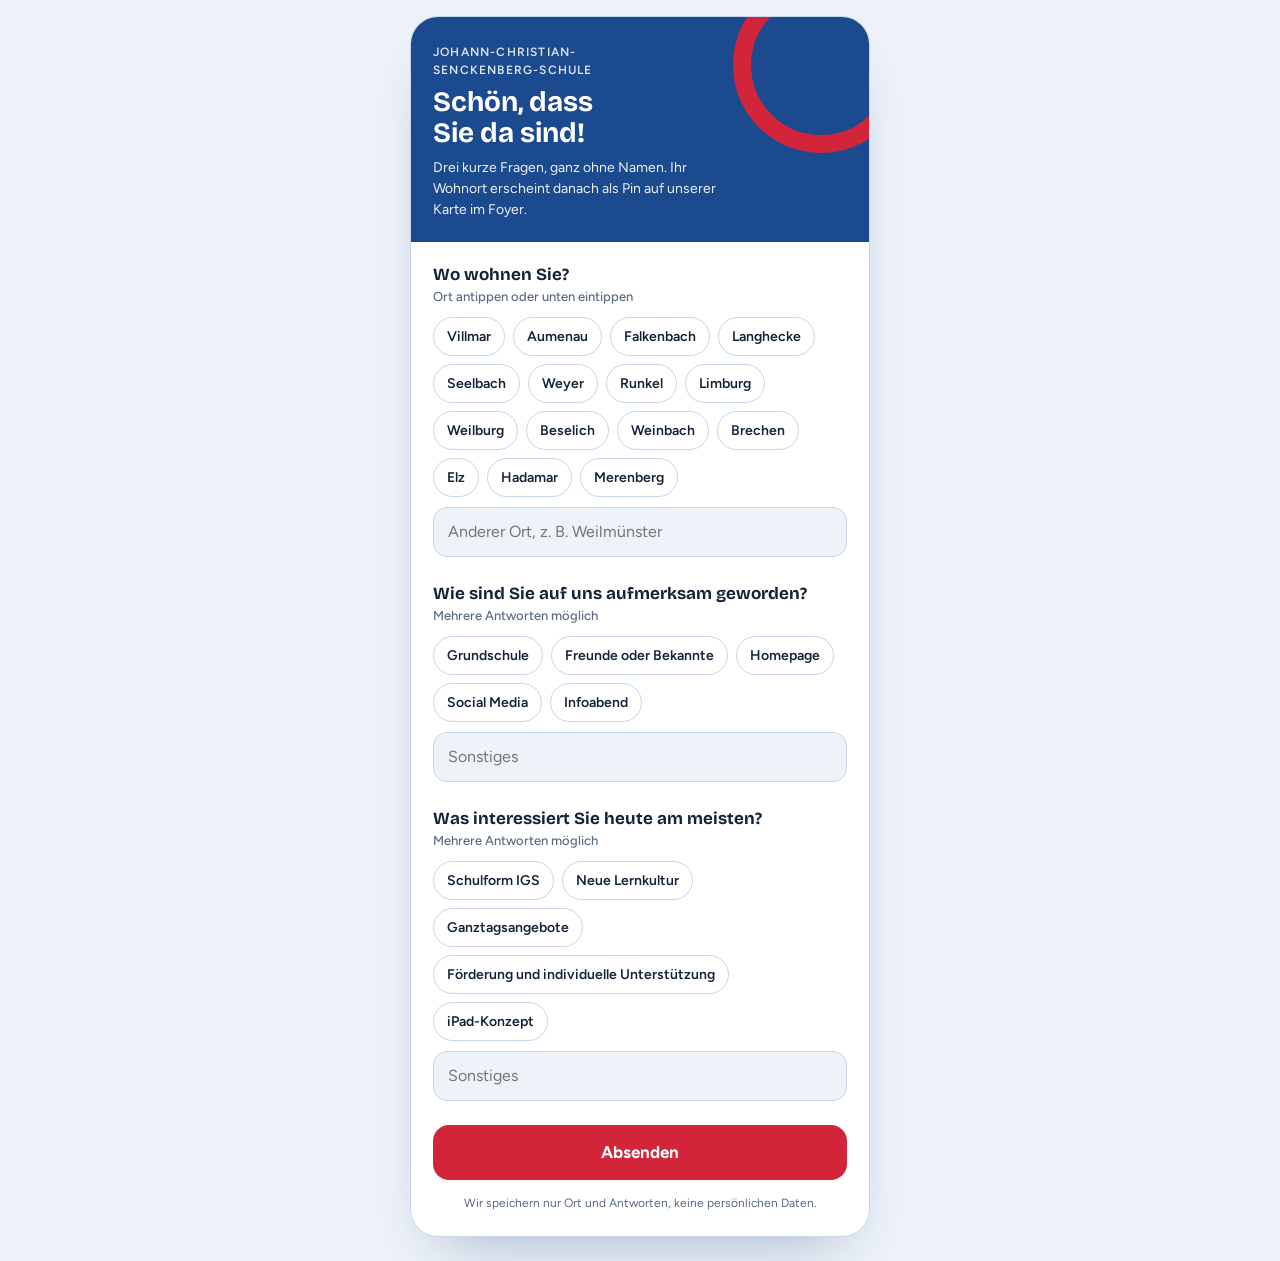
<file: index.html>
<!doctype html>
<html lang="de">
<head>
<meta charset="utf-8">
<meta name="viewport" content="width=device-width, initial-scale=1, viewport-fit=cover">
<title>Willkommen an der JCS</title>
<link rel="preconnect" href="https://fonts.googleapis.com">
<link rel="stylesheet" href="https://fonts.googleapis.com/css2?family=Bricolage+Grotesque:opsz,wght@12..96,700;12..96,800&family=Figtree:wght@400;500;600;700&display=swap">
<link rel="stylesheet" href="stil.css">
<style>
body{min-height:100vh;padding:max(16px,env(safe-area-inset-top,0px)) max(16px,env(safe-area-inset-right,0px)) max(24px,env(safe-area-inset-bottom,0px)) max(16px,env(safe-area-inset-left,0px))}
.karte{max-width:460px;margin:0 auto;background:var(--weiss);border-radius:28px;border:1px solid var(--linie);box-shadow:0 30px 60px -30px rgba(15,45,92,.35);overflow:hidden}
.kopf{background:var(--blau);color:var(--weiss);padding:26px 22px 22px;position:relative;overflow:hidden}
.kopf::after{content:"";position:absolute;right:-40px;top:-40px;width:140px;height:140px;border-radius:50%;border:18px solid var(--rot)}
.kopf small{display:block;font-size:12px;letter-spacing:.1em;text-transform:uppercase;opacity:.85;font-weight:600;max-width:24ch}
.kopf h1{font-family:var(--display);font-size:28px;line-height:1.1;margin:8px 0;text-wrap:balance;max-width:14ch;position:relative;z-index:1}
.kopf p{margin:0;font-size:14px;opacity:.92;max-width:32ch}
form{padding:20px 22px 24px;display:flex;flex-direction:column;gap:24px}
fieldset{border:0;margin:0;padding:0;display:flex;flex-direction:column;gap:10px;min-width:0}
legend{font-family:var(--display);font-weight:700;font-size:17px;margin-bottom:10px;padding:0}
legend em{font-style:normal;font-family:var(--body);font-weight:500;font-size:13px;color:var(--leise);display:block}
.chips{display:flex;flex-wrap:wrap;gap:8px}
.chip{position:relative}
.chip input{position:absolute;opacity:0;inset:0;margin:0;cursor:pointer;width:100%;height:100%}
.chip span{display:inline-block;padding:8px 13px;border-radius:999px;border:1.5px solid var(--linie);font-weight:600;font-size:14px;background:var(--weiss);transition:background .15s,border-color .15s,color .15s}
.chip input:checked + span{background:var(--blau);border-color:var(--blau);color:var(--weiss)}
.chip input:focus-visible + span{outline:3px solid var(--rot);outline-offset:2px}
.feld{width:100%;padding:12px 14px;border-radius:14px;border:1.5px solid var(--linie);background:var(--grund);font-size:16px}
.feld:focus{border-color:var(--blau);outline:none;background:var(--weiss)}
.senden{background:var(--rot);color:var(--weiss);border:0;border-radius:16px;padding:15px;font-weight:700;font-size:17px;cursor:pointer}
.senden:hover{background:var(--rot-dunkel)}
.senden:disabled{opacity:.6;cursor:wait}
.klein{font-size:12px;color:var(--leise);text-align:center;margin:-10px 0 0}
.fehler{color:var(--rot);font-size:14px;font-weight:600;margin:0}
.versteckt{position:absolute;left:-9999px;width:1px;height:1px;overflow:hidden}
.danke{padding:44px 24px 36px;text-align:center;display:flex;flex-direction:column;gap:12px;align-items:center}
.danke b{font-family:var(--display);font-size:26px;color:var(--blau-tief)}
.danke p{margin:0;max-width:30ch;color:var(--leise)}
.pin{width:58px;height:58px;border-radius:50% 50% 50% 0;transform:rotate(-45deg);background:var(--rot);box-shadow:inset 0 0 0 15px var(--rot),inset 0 0 0 23px var(--weiss);animation:fall .7s cubic-bezier(.2,1.4,.4,1) both}
@keyframes fall{from{transform:translateY(-60px) rotate(-45deg);opacity:0}to{transform:rotate(-45deg);opacity:1}}
.link{background:none;border:0;color:var(--blau);font-weight:700;text-decoration:underline;cursor:pointer;padding:6px}
</style>
</head>
<body>
<div class="vorschau-hinweis" id="vorschau" hidden>Vorschau, es wird nichts gespeichert</div>

<main class="karte">
  <div class="kopf">
    <small>Johann-Christian-Senckenberg-Schule</small>
    <h1>Schön, dass Sie da sind!</h1>
    <p>Drei kurze Fragen, ganz ohne Namen. Ihr Wohnort erscheint danach als Pin auf unserer Karte im Foyer.</p>
  </div>

  <form id="umfrage" novalidate>
    <fieldset>
      <legend>Wo wohnen Sie?<em>Ort antippen oder unten eintippen</em></legend>
      <div class="chips" id="orte-chips"></div>
      <input class="feld" id="ort-frei" list="ort-liste" placeholder="Anderer Ort, z. B. Weilmünster" autocomplete="off" maxlength="60">
      <datalist id="ort-liste"></datalist>
    </fieldset>

    <fieldset>
      <legend>Wie sind Sie auf uns aufmerksam geworden?<em>Mehrere Antworten möglich</em></legend>
      <div class="chips" id="quelle-chips"></div>
      <input class="feld" id="quelle-frei" placeholder="Sonstiges" maxlength="200">
    </fieldset>

    <fieldset>
      <legend>Was interessiert Sie heute am meisten?<em>Mehrere Antworten möglich</em></legend>
      <div class="chips" id="interesse-chips"></div>
      <input class="feld" id="interesse-frei" placeholder="Sonstiges" maxlength="200">
    </fieldset>

    <div class="versteckt" aria-hidden="true"><label for="website">Website</label><input id="website" tabindex="-1" autocomplete="off"></div>

    <p class="fehler" id="fehler" role="alert" hidden></p>
    <button class="senden" id="senden" type="submit">Absenden</button>
    <p class="klein">Wir speichern nur Ort und Antworten, keine persönlichen Daten.</p>
  </form>

  <div class="danke" id="danke" hidden>
    <div class="pin" aria-hidden="true"></div>
    <b>Vielen Dank!</b>
    <p id="danke-text"></p>
    <button class="link" type="button" id="nochmal">Weitere Antwort eingeben</button>
  </div>
</main>

<script src="config.js"></script>
<script>
(function () {
  const C = window.TDOT;
  const demo = !C.WORKER_URL;
  document.getElementById("vorschau").hidden = !demo;

  const esc = s => String(s).replace(/[&<>"]/g, c => ({ "&": "&amp;", "<": "&lt;", ">": "&gt;", '"': "&quot;" }[c]));
  function chips(id, liste, typ, name) {
    document.getElementById(id).innerHTML = liste.map((t, i) =>
      `<label class="chip"><input type="${typ}" name="${name}" id="${name}-${i}" value="${esc(t)}"><span>${esc(t)}</span></label>`).join("");
  }
  chips("orte-chips", C.CHIP_ORTE, "radio", "ort");
  chips("quelle-chips", C.QUELLEN, "checkbox", "quelle");
  chips("interesse-chips", C.INTERESSEN, "checkbox", "interesse");
  document.getElementById("ort-liste").innerHTML =
    Object.keys(C.ORTE).sort((a, b) => a.localeCompare(b, "de")).map(o => `<option value="${esc(o)}">`).join("");

  const form = document.getElementById("umfrage");
  const frei = document.getElementById("ort-frei");
  const fehler = document.getElementById("fehler");
  const knopf = document.getElementById("senden");

  frei.addEventListener("input", () => { if (frei.value) form.querySelectorAll('input[name="ort"]').forEach(r => r.checked = false); });
  form.querySelectorAll('input[name="ort"]').forEach(r => r.addEventListener("change", () => frei.value = ""));

  const zeigeFehler = t => { fehler.textContent = t; fehler.hidden = !t; };

  form.addEventListener("submit", async e => {
    e.preventDefault();
    const gewaehlt = form.querySelector('input[name="ort"]:checked');
    const ort = gewaehlt ? gewaehlt.value : frei.value.trim();
    if (ort.length < 2) { zeigeFehler("Bitte wählen Sie einen Wohnort aus oder tippen Sie ihn ein."); frei.focus(); return; }
    zeigeFehler("");

    const eintrag = {
      ort,
      quelle: [...form.querySelectorAll('input[name="quelle"]:checked')].map(i => i.value),
      quelleFrei: document.getElementById("quelle-frei").value.trim(),
      interesse: [...form.querySelectorAll('input[name="interesse"]:checked')].map(i => i.value),
      interesseFrei: document.getElementById("interesse-frei").value.trim(),
      website: document.getElementById("website").value
    };

    knopf.disabled = true; knopf.textContent = "Wird gesendet …";
    let ergebnis = { ort, gefunden: true };
    try {
      if (!demo) {
        const r = await fetch(C.WORKER_URL.replace(/\/$/, "") + "/eintrag", {
          method: "POST", headers: { "Content-Type": "application/json" }, body: JSON.stringify(eintrag)
        });
        const j = await r.json().catch(() => ({}));
        if (!r.ok) throw new Error(j.fehler || "Senden fehlgeschlagen");
        ergebnis = j;
      }
      document.getElementById("danke-text").textContent = ergebnis.gefunden
        ? `${ergebnis.ort} ist jetzt auf der Karte im Foyer zu sehen.`
        : `Ihre Antwort ist gespeichert. ${ergebnis.ort} konnten wir auf der Karte leider nicht finden.`;
      form.hidden = true;
      document.getElementById("danke").hidden = false;
      window.scrollTo({ top: 0, behavior: "smooth" });
    } catch (err) {
      zeigeFehler(`${err.message}. Bitte prüfen Sie die Internetverbindung und versuchen Sie es noch einmal.`);
    } finally {
      knopf.disabled = false; knopf.textContent = "Absenden";
    }
  });

  document.getElementById("nochmal").addEventListener("click", () => {
    form.reset(); form.hidden = false; document.getElementById("danke").hidden = true;
  });
})();
</script>
</body>
</html>
</file>
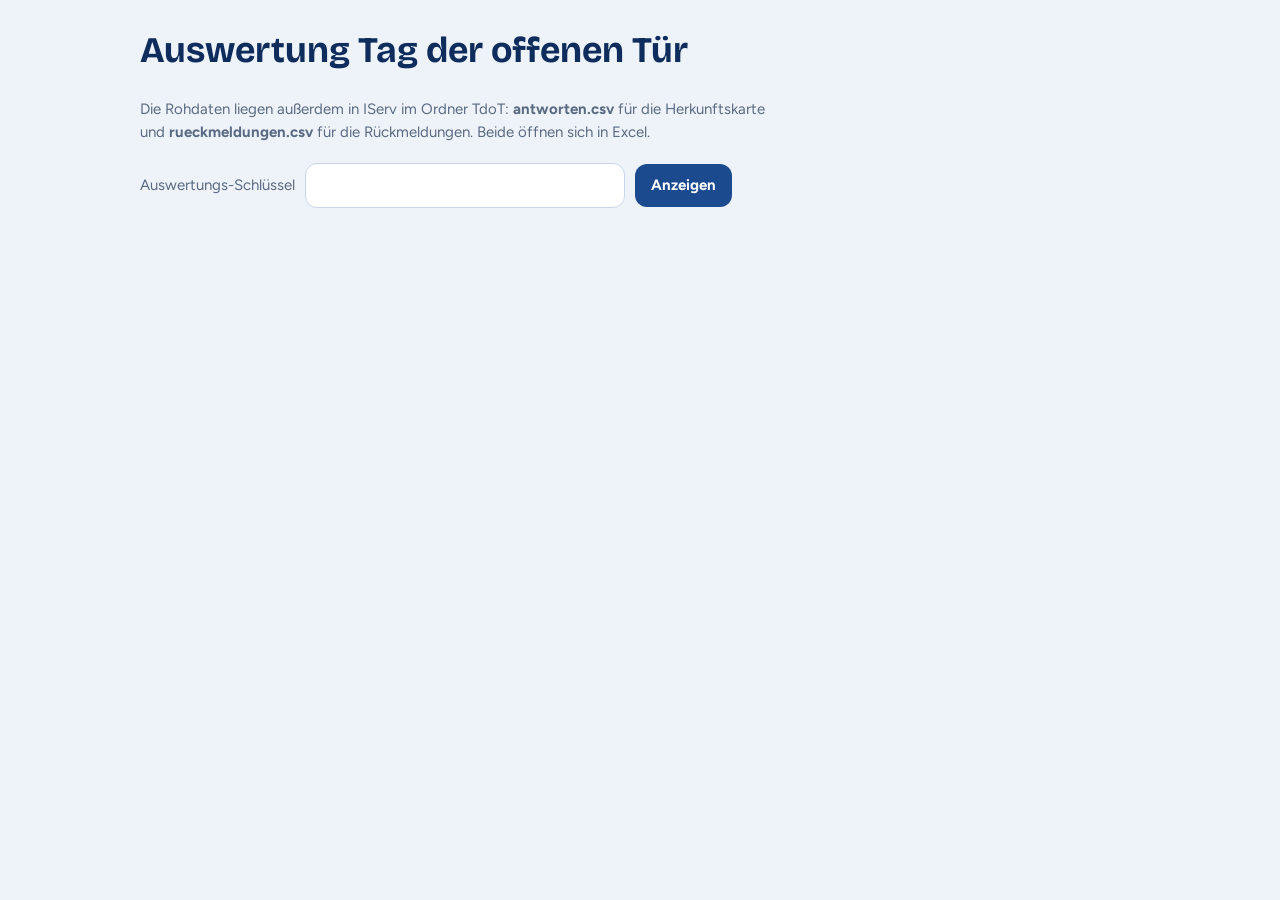
<file: auswertung.html>
<!doctype html>
<html lang="de">
<head>
<meta charset="utf-8">
<meta name="viewport" content="width=device-width, initial-scale=1, viewport-fit=cover">
<meta name="robots" content="noindex">
<title>TdoT Auswertung</title>
<link rel="preconnect" href="https://fonts.googleapis.com">
<link rel="stylesheet" href="https://fonts.googleapis.com/css2?family=Bricolage+Grotesque:opsz,wght@12..96,700;12..96,800&family=Figtree:wght@400;500;600;700&display=swap">
<link rel="stylesheet" href="stil.css">
<style>
body{padding:max(24px,env(safe-area-inset-top,0px)) max(16px,env(safe-area-inset-right,0px)) 40px max(16px,env(safe-area-inset-left,0px))}
.rahmen{max-width:1000px;margin:0 auto;display:flex;flex-direction:column;gap:20px}
h1{font-family:var(--display);font-size:clamp(26px,4vw,36px);margin:0;color:var(--blau-tief)}
.zeile{display:flex;flex-wrap:wrap;gap:10px;align-items:center}
.feld{padding:10px 14px;border-radius:12px;border:1.5px solid var(--linie);background:var(--weiss);min-width:0;flex:1 1 220px;max-width:320px}
.knopf{background:var(--blau);color:var(--weiss);border:0;border-radius:12px;padding:10px 16px;font-weight:700;cursor:pointer}
.knopf.zwei{background:var(--weiss);color:var(--blau);border:1.5px solid var(--blau)}
.hinweis{color:var(--leise);margin:0;max-width:65ch}
.fehler{color:var(--rot);font-weight:600;margin:0}
.kennzahl{font-family:var(--display);font-size:20px;color:var(--blau-tief);margin:0}
.kennzahl b{font-size:40px;color:var(--blau);font-variant-numeric:tabular-nums;margin-right:6px}
.raster{display:grid;grid-template-columns:repeat(auto-fit,minmax(min(100%,420px),1fr));gap:20px}
.block{background:var(--weiss);border:1px solid var(--linie);border-radius:20px;padding:20px;min-width:0}
.block h2{margin:0 0 14px;font-family:var(--display);font-size:18px}
.reihe{display:grid;grid-template-columns:minmax(0,1fr) 40px;gap:4px 10px;align-items:center;margin-bottom:10px;font-size:14px}
.reihe .spur{grid-column:1/-1;height:8px;background:var(--grund);border-radius:4px;overflow:hidden}
.reihe .spur i{display:block;height:100%;border-radius:4px;background:var(--blau)}
.reihe.rot .spur i{background:var(--rot)}
.reihe b{text-align:right;font-variant-numeric:tabular-nums}
.frei{list-style:none;margin:0;padding:0;display:flex;flex-direction:column;gap:8px;max-height:420px;overflow:auto}
.frei li{background:var(--grund);border-radius:12px;padding:8px 12px;font-size:14px}
.frei li small{display:block;color:var(--leise);font-size:12px}
.abschnitt{display:flex;flex-wrap:wrap;gap:12px;align-items:center;justify-content:space-between;border-top:2px solid var(--linie);padding-top:22px;margin-top:12px}
.titel2{font-family:var(--display);font-size:24px;margin:0;color:var(--blau-tief)}
#inhalt{display:flex;flex-direction:column;gap:20px}
#inhalt[hidden]{display:none}
</style>
</head>
<body>
<div class="vorschau-hinweis" id="vorschau" hidden>Vorschau mit Beispieldaten</div>
<main class="rahmen">
  <h1>Auswertung Tag der offenen Tür</h1>
  <p class="hinweis">Die Rohdaten liegen außerdem in IServ im Ordner TdoT: <b>antworten.csv</b> für die Herkunftskarte und <b>rueckmeldungen.csv</b> für die Rückmeldungen. Beide öffnen sich in Excel.</p>

  <form class="zeile" id="anmelden">
    <label for="schluessel" class="hinweis">Auswertungs-Schlüssel</label>
    <input class="feld" id="schluessel" type="password" autocomplete="current-password">
    <button class="knopf" type="submit">Anzeigen</button>
  </form>
  <p class="fehler" id="fehler" hidden></p>

  <div id="inhalt" hidden>
    <div class="abschnitt"><h2 class="titel2">Herkunft und Interessen</h2><button class="knopf zwei" type="button" id="csv">Als Excel-Tabelle laden</button></div>
    <p class="kennzahl"><b id="gesamt">0</b>Antworten</p>
    <div class="raster">
      <div class="block"><h2>Woher?</h2><div id="w-ort"></div></div>
      <div class="block"><h2>Wie aufmerksam geworden?</h2><div id="w-quelle"></div></div>
      <div class="block"><h2>Was interessiert am meisten?</h2><div id="w-interesse"></div></div>
      <div class="block"><h2>Freitext-Antworten</h2><ul class="frei" id="w-frei"></ul></div>
    </div>

    <div class="abschnitt"><h2 class="titel2">Rückmeldungen am Ende des Tages</h2><button class="knopf zwei" type="button" id="csv-r">Als Excel-Tabelle laden</button></div>
    <p class="kennzahl"><b id="r-gesamt">0</b>Rückmeldungen</p>
    <div class="raster">
      <div class="block"><h2>Wie gut informiert?</h2><div id="r-informiert"></div></div>
      <div class="block"><h2>Offene Fragen?</h2><div id="r-offen"></div></div>
      <div class="block"><h2>Diese Fragen sind offen geblieben</h2><ul class="frei" id="r-fragen"></ul></div>
      <div class="block"><h2>Freie Rückmeldungen</h2><ul class="frei" id="r-frei"></ul></div>
    </div>
  </div>
</main>

<script src="config.js"></script>
<script>
(function () {
  const C = window.TDOT;
  const demo = !C.WORKER_URL;
  document.getElementById("vorschau").hidden = !demo;
  const basis = (C.WORKER_URL || "").replace(/\/$/, "");
  const esc = s => String(s).replace(/[&<>"]/g, c => ({ "&": "&amp;", "<": "&lt;", ">": "&gt;", '"': "&quot;" }[c]));
  const feld = document.getElementById("schluessel");
  try { feld.value = sessionStorage.getItem("tdot-key") || ""; } catch (e) {}

  function balken(id, zaehlung, vorgabe, klasse) {
    const z = {}; (vorgabe || []).forEach(t => z[t] = 0);
    Object.entries(zaehlung).forEach(([k, v]) => z[k] = v);
    const liste = Object.entries(z).sort((a, b) => b[1] - a[1]);
    const max = Math.max(1, ...liste.map(x => x[1]));
    document.getElementById(id).innerHTML = liste.map(([t, n]) =>
      `<div class="reihe ${klasse || ""}"><span>${esc(t)}</span><b>${n}</b><span class="spur"><i style="width:${n / max * 100}%"></i></span></div>`).join("");
  }

  function zeige(eintraege) {
    const zaehle = f => { const z = {}; eintraege.forEach(e => [].concat(f(e)).forEach(x => { if (x) z[x] = (z[x] || 0) + 1; })); return z; };
    document.getElementById("gesamt").textContent = eintraege.length;
    balken("w-ort", zaehle(e => e.ort));
    balken("w-quelle", zaehle(e => e.quelle), C.QUELLEN);
    balken("w-interesse", zaehle(e => e.interesse), C.INTERESSEN, "rot");
    const frei = [];
    eintraege.forEach(e => {
      if (e.quelleFrei) frei.push(["Aufmerksam geworden", e.quelleFrei, e.ort]);
      if (e.interesseFrei) frei.push(["Interesse", e.interesseFrei, e.ort]);
    });
    document.getElementById("w-frei").innerHTML = frei.length
      ? frei.map(([a, t, o]) => `<li><small>${esc(a)} · ${esc(o)}</small>${esc(t)}</li>`).join("")
      : "<li>Keine Freitext-Antworten</li>";
    document.getElementById("inhalt").hidden = false;
  }

  function zeigeRueckmeldungen(liste) {
    const zaehle = f => { const z = {}; liste.forEach(e => { const x = f(e); if (x) z[x] = (z[x] || 0) + 1; }); return z; };
    const uhr = z => new Date(z).toLocaleTimeString("de-DE", { hour: "2-digit", minute: "2-digit", timeZone: "Europe/Berlin" }) + " Uhr";
    document.getElementById("r-gesamt").textContent = liste.length;
    // Feste Reihenfolge von "Sehr gut" bis "Noch kaum"
    const stufen = ["Sehr gut", "Gut", "Teilweise", "Noch kaum"], zi = zaehle(e => e.informiert);
    const max = Math.max(1, ...stufen.map(s => zi[s] || 0));
    document.getElementById("r-informiert").innerHTML = stufen.map(s =>
      `<div class="reihe"><span>${esc(s)}</span><b>${zi[s] || 0}</b><span class="spur"><i style="width:${(zi[s] || 0) / max * 100}%"></i></span></div>`).join("");
    balken("r-offen", zaehle(e => e.offeneFragen ? "Ja, noch Fragen" : "Nein, alles geklärt"), ["Nein, alles geklärt", "Ja, noch Fragen"], "rot");
    const fragen = liste.filter(e => e.fragen), frei = liste.filter(e => e.rueckmeldung);
    document.getElementById("r-fragen").innerHTML = fragen.length
      ? fragen.map(e => `<li><small>${uhr(e.zeit)}</small>${esc(e.fragen)}</li>`).join("") : "<li>Keine offenen Fragen eingetragen</li>";
    document.getElementById("r-frei").innerHTML = frei.length
      ? frei.map(e => `<li><small>${uhr(e.zeit)} · informiert: ${esc(e.informiert)}</small>${esc(e.rueckmeldung)}</li>`).join("") : "<li>Keine freien Rückmeldungen</li>";
  }

  async function laden(art) {
    // Bei vielen neuen Antworten holt der Worker sie in Etappen nach, bis alles da ist
    let j;
    for (let runde = 0; runde < 15; runde++) {
      const r = await fetch(basis + "/export" + (art ? "?art=" + art : ""), { headers: { "X-Admin-Key": feld.value } });
      j = await r.json();
      if (!r.ok) throw new Error(j.fehler || r.status);
      if (j.vollstaendig !== false) break;
    }
    return j.eintraege;
  }

  const fehler = t => { const f = document.getElementById("fehler"); f.textContent = t; f.hidden = !t; };

  document.getElementById("anmelden").addEventListener("submit", async e => {
    e.preventDefault(); fehler("");
    if (demo) {
      const bsp = [["Runkel", ["Grundschule"], ["Schulform IGS", "Ganztagsangebote"]], ["Limburg", ["Homepage"], ["iPad-Konzept"]],
        ["Villmar", ["Freunde oder Bekannte", "Grundschule"], ["Neue Lernkultur"]], ["Runkel", ["Infoabend"], ["Ganztagsangebote"]]];
      zeige(bsp.map(([ort, quelle, interesse]) => ({ ort, quelle, interesse, quelleFrei: "", interesseFrei: ort === "Limburg" ? "Bläserklasse" : "" })));
      const t = "2027-01-12T15:20:00Z";
      zeigeRueckmeldungen([
        { zeit: t, informiert: "Sehr gut", offeneFragen: false, fragen: "", rueckmeldung: "Tolle Atmosphäre, die Schülerinnen und Schüler haben super erklärt." },
        { zeit: t, informiert: "Gut", offeneFragen: true, fragen: "Wie läuft die Anmeldung genau ab?", rueckmeldung: "" },
        { zeit: t, informiert: "Teilweise", offeneFragen: true, fragen: "Welche Wahlpflichtfächer gibt es ab Klasse 7?", rueckmeldung: "Mehr Zeit für Gespräche wäre schön." }]);
      return;
    }
    try {
      const [herkunft, rueck] = await Promise.all([laden(""), laden("rueckmeldung")]);
      try { sessionStorage.setItem("tdot-key", feld.value); } catch (e) {}
      zeige(herkunft);
      zeigeRueckmeldungen(rueck);
    } catch (err) { fehler("Laden nicht möglich: " + err.message); }
  });

  async function csvLaden(art, dateiname) {
    if (demo) { fehler("In der Vorschau gibt es keine Tabelle zum Herunterladen."); return; }
    try {
      const r = await fetch(basis + "/export?format=csv" + (art ? "&art=" + art : ""), { headers: { "X-Admin-Key": feld.value } });
      if (!r.ok) throw new Error(r.status);
      const url = URL.createObjectURL(await r.blob());
      const a = Object.assign(document.createElement("a"), { href: url, download: dateiname });
      document.body.appendChild(a); a.click(); a.remove();
      setTimeout(() => URL.revokeObjectURL(url), 2000);
    } catch (err) { fehler("Download nicht möglich: " + err.message); }
  }
  document.getElementById("csv").addEventListener("click", () => csvLaden("", "TdoT-Herkunft.csv"));
  document.getElementById("csv-r").addEventListener("click", () => csvLaden("rueckmeldung", "TdoT-Rueckmeldungen.csv"));
})();
</script>
</body>
</html>
</file>
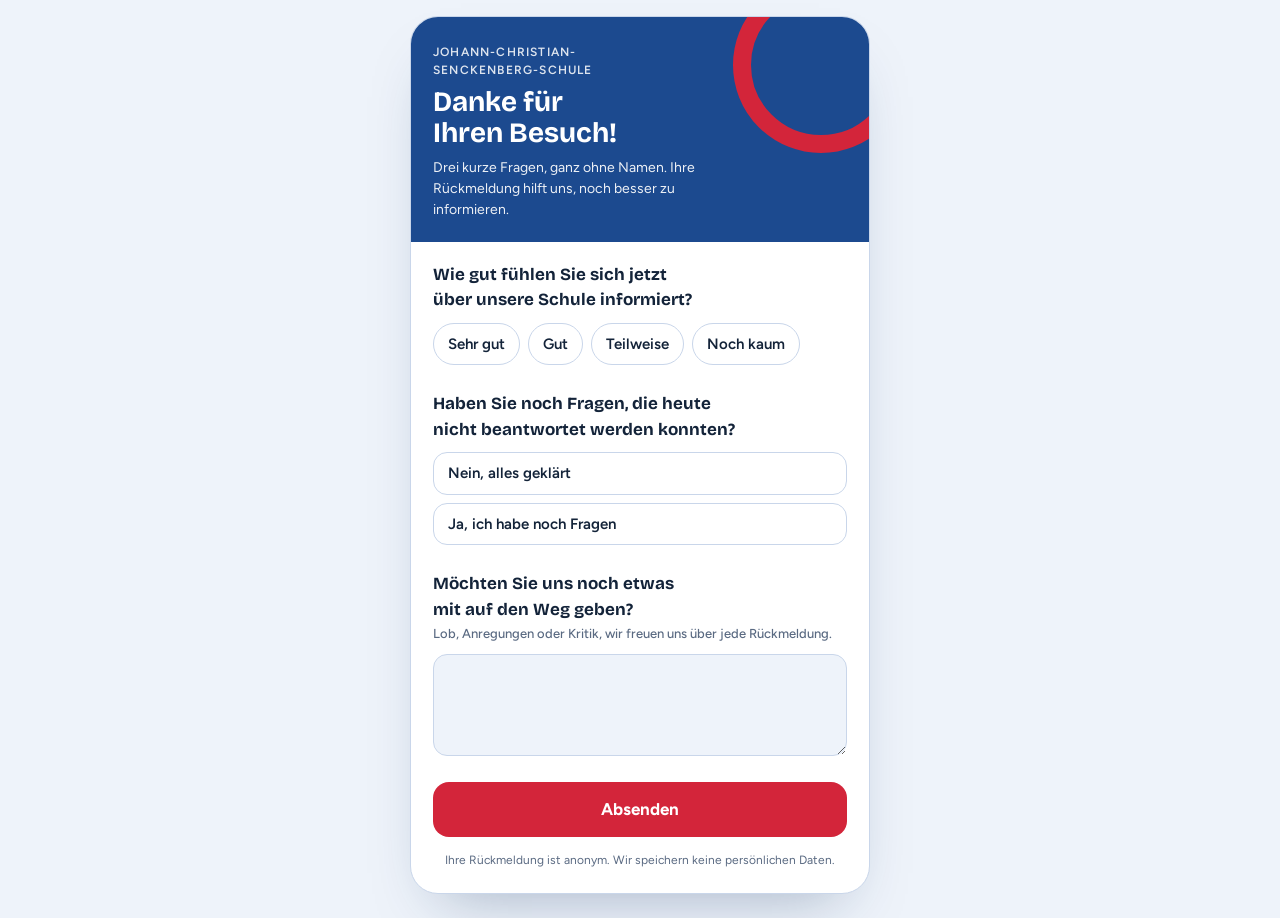
<file: rueckmeldung.html>
<!doctype html>
<html lang="de">
<head>
<meta charset="utf-8">
<meta name="viewport" content="width=device-width, initial-scale=1, viewport-fit=cover">
<title>Ihre Rückmeldung an die JCS</title>
<link rel="preconnect" href="https://fonts.googleapis.com">
<link rel="stylesheet" href="https://fonts.googleapis.com/css2?family=Bricolage+Grotesque:opsz,wght@12..96,700;12..96,800&family=Figtree:wght@400;500;600;700&display=swap">
<link rel="stylesheet" href="stil.css">
<style>
body{min-height:100vh;padding:max(16px,env(safe-area-inset-top,0px)) max(16px,env(safe-area-inset-right,0px)) max(24px,env(safe-area-inset-bottom,0px)) max(16px,env(safe-area-inset-left,0px))}
.karte{max-width:460px;margin:0 auto;background:var(--weiss);border-radius:28px;border:1px solid var(--linie);box-shadow:0 30px 60px -30px rgba(15,45,92,.35);overflow:hidden}
.kopf{background:var(--blau);color:var(--weiss);padding:26px 22px 22px;position:relative;overflow:hidden}
.kopf::after{content:"";position:absolute;right:-40px;top:-40px;width:140px;height:140px;border-radius:50%;border:18px solid var(--rot)}
.kopf small{display:block;font-size:12px;letter-spacing:.1em;text-transform:uppercase;opacity:.85;font-weight:600;max-width:24ch}
.kopf h1{font-family:var(--display);font-size:28px;line-height:1.1;margin:8px 0;text-wrap:balance;max-width:14ch;position:relative;z-index:1}
.kopf p{margin:0;font-size:14px;opacity:.92;max-width:32ch}
form{padding:20px 22px 24px;display:flex;flex-direction:column;gap:26px}
fieldset{border:0;margin:0;padding:0;display:flex;flex-direction:column;gap:10px;min-width:0}
legend{font-family:var(--display);font-weight:700;font-size:17px;margin-bottom:10px;padding:0;text-wrap:balance}
legend em{font-style:normal;font-family:var(--body);font-weight:500;font-size:13px;color:var(--leise);display:block;margin-top:2px}
.chips{display:flex;flex-wrap:wrap;gap:8px}
.chips.stapel{flex-direction:column}
.chip{position:relative}
.chip input{position:absolute;opacity:0;inset:0;margin:0;cursor:pointer;width:100%;height:100%}
.chip span{display:inline-block;padding:9px 14px;border-radius:999px;border:1.5px solid var(--linie);font-weight:600;font-size:15px;background:var(--weiss);transition:background .15s,border-color .15s,color .15s}
.stapel .chip span{display:block;border-radius:14px}
.chip input:checked + span{background:var(--blau);border-color:var(--blau);color:var(--weiss)}
.chip input:focus-visible + span{outline:3px solid var(--rot);outline-offset:2px}
.feld{width:100%;padding:12px 14px;border-radius:14px;border:1.5px solid var(--linie);background:var(--grund);font-size:16px;resize:vertical;min-height:96px;font-family:inherit}
.feld:focus{border-color:var(--blau);outline:none;background:var(--weiss)}
.aufklapp{display:flex;flex-direction:column;gap:8px}
.aufklapp label{font-weight:600;font-size:15px}
.aufklapp label em{font-style:normal;font-weight:500;color:var(--leise);font-size:13px}
.senden{background:var(--rot);color:var(--weiss);border:0;border-radius:16px;padding:15px;font-weight:700;font-size:17px;cursor:pointer}
.senden:hover{background:var(--rot-dunkel)}
.senden:disabled{opacity:.6;cursor:wait}
.klein{font-size:12px;color:var(--leise);text-align:center;margin:-12px 0 0}
.fehler{color:var(--rot);font-size:14px;font-weight:600;margin:0}
.versteckt{position:absolute;left:-9999px;width:1px;height:1px;overflow:hidden}
.danke{padding:40px 24px 32px;display:flex;flex-direction:column;gap:14px;align-items:center;text-align:center}
.danke .haken{width:60px;height:60px;border-radius:50%;background:var(--blau);display:grid;place-items:center}
.danke .haken::after{content:"";width:22px;height:12px;border-left:5px solid var(--weiss);border-bottom:5px solid var(--weiss);transform:translateY(-3px) rotate(-45deg)}
.danke b{font-family:var(--display);font-size:26px;color:var(--blau-tief)}
.danke p{margin:0;max-width:32ch;color:var(--leise)}
.infoabend{width:100%;text-align:left;background:var(--grund);border-radius:18px;padding:18px;display:flex;flex-direction:column;gap:10px;margin-top:6px}
.infoabend h2{margin:0;font-family:var(--display);font-size:18px;color:var(--blau-tief)}
.termin{background:var(--weiss);border-left:5px solid var(--rot);border-radius:12px;padding:12px 14px;font-weight:600;line-height:1.4}
.termin span{display:block;font-weight:500;color:var(--leise);font-size:14px}
.infoabend a{color:var(--blau);font-weight:700;word-break:break-word}
.infoabend small{color:var(--leise);font-size:12px}
</style>
</head>
<body>
<div class="vorschau-hinweis" id="vorschau" hidden>Vorschau, es wird nichts gespeichert</div>

<main class="karte">
  <div class="kopf">
    <small>Johann-Christian-Senckenberg-Schule</small>
    <h1>Danke für Ihren Besuch!</h1>
    <p>Drei kurze Fragen, ganz ohne Namen. Ihre Rückmeldung hilft uns, noch besser zu informieren.</p>
  </div>

  <form id="umfrage" novalidate>
    <fieldset>
      <legend>Wie gut fühlen Sie sich jetzt über unsere Schule informiert?</legend>
      <div class="chips" id="informiert"></div>
    </fieldset>

    <fieldset>
      <legend>Haben Sie noch Fragen, die heute nicht beantwortet werden konnten?</legend>
      <div class="chips stapel">
        <label class="chip"><input type="radio" name="offen" id="offen-nein" value="nein"><span>Nein, alles geklärt</span></label>
        <label class="chip"><input type="radio" name="offen" id="offen-ja" value="ja"><span>Ja, ich habe noch Fragen</span></label>
      </div>
      <div class="aufklapp" id="fragen-box" hidden>
        <label for="fragen">Was möchten Sie noch wissen? <em>(freiwillig)</em></label>
        <textarea class="feld" id="fragen" maxlength="1000" rows="3"></textarea>
      </div>
    </fieldset>

    <fieldset>
      <legend>Möchten Sie uns noch etwas mit auf den Weg geben?<em>Lob, Anregungen oder Kritik, wir freuen uns über jede Rückmeldung.</em></legend>
      <label class="versteckt" for="rueckmeldung">Ihre Rückmeldung</label>
      <textarea class="feld" id="rueckmeldung" maxlength="1500" rows="4"></textarea>
    </fieldset>

    <div class="versteckt" aria-hidden="true"><label for="website">Website</label><input id="website" tabindex="-1" autocomplete="off"></div>

    <p class="fehler" id="fehler" role="alert" hidden></p>
    <button class="senden" id="senden" type="submit">Absenden</button>
    <p class="klein">Ihre Rückmeldung ist anonym. Wir speichern keine persönlichen Daten.</p>
  </form>

  <div class="danke" id="danke" hidden>
    <div class="haken" aria-hidden="true"></div>
    <b>Vielen Dank für Ihre Rückmeldung!</b>
    <p>Sie helfen uns, den Tag der offenen Tür weiter zu verbessern.</p>

    <div class="infoabend" id="infoabend" hidden>
      <h2>Ihre Fragen beantworten wir gerne persönlich</h2>
      <div class="termin" id="termin"></div>
      <p id="homepage-zeile" hidden>Alles Wichtige finden Sie auch auf unserer Homepage:<br><a id="homepage" target="_blank" rel="noopener"></a></p>
      <small>Ihre Rückmeldung ist anonym, deshalb können wir Ihnen nicht direkt antworten.</small>
    </div>
  </div>
</main>

<script src="config.js"></script>
<script>
(function () {
  const C = window.TDOT;
  const demo = !C.WORKER_URL;
  document.getElementById("vorschau").hidden = !demo;
  const esc = s => String(s).replace(/[&<>"]/g, c => ({ "&": "&amp;", "<": "&lt;", ">": "&gt;", '"': "&quot;" }[c]));

  const STUFEN = ["Sehr gut", "Gut", "Teilweise", "Noch kaum"];
  document.getElementById("informiert").innerHTML = STUFEN.map((t, i) =>
    `<label class="chip"><input type="radio" name="informiert" id="informiert-${i}" value="${esc(t)}"><span>${esc(t)}</span></label>`).join("");

  // Infoabend und Homepage aus config.js
  const I = C.INFOABEND || {};
  document.getElementById("termin").innerHTML =
    `Infoabend am ${esc(I.datum || "")}<span>${esc(I.uhrzeit || "")}${I.ort ? ", " + esc(I.ort) : ""}</span>`;
  if (C.HOMEPAGE) {
    const a = document.getElementById("homepage");
    a.href = C.HOMEPAGE; a.textContent = C.HOMEPAGE.replace(/^https?:\/\//, "").replace(/\/$/, "");
    document.getElementById("homepage-zeile").hidden = false;
  }

  const form = document.getElementById("umfrage");
  const box = document.getElementById("fragen-box");
  form.querySelectorAll('input[name="offen"]').forEach(r => r.addEventListener("change", () => {
    box.hidden = !document.getElementById("offen-ja").checked;
    if (!box.hidden) document.getElementById("fragen").focus();
  }));

  const fehler = document.getElementById("fehler");
  const knopf = document.getElementById("senden");
  const zeigeFehler = t => { fehler.textContent = t; fehler.hidden = !t; };
  form.querySelectorAll('input[name="informiert"]').forEach(r => r.addEventListener("change", () => zeigeFehler("")));

  form.addEventListener("submit", async e => {
    e.preventDefault();
    const informiert = form.querySelector('input[name="informiert"]:checked');
    if (!informiert) { zeigeFehler("Bitte beantworten Sie die erste Frage."); return; }
    zeigeFehler("");
    const offen = document.getElementById("offen-ja").checked;
    const daten = {
      informiert: informiert.value,
      offeneFragen: offen,
      fragen: offen ? document.getElementById("fragen").value.trim() : "",
      rueckmeldung: document.getElementById("rueckmeldung").value.trim(),
      website: document.getElementById("website").value
    };

    knopf.disabled = true; knopf.textContent = "Wird gesendet …";
    try {
      if (!demo) {
        const r = await fetch(C.WORKER_URL.replace(/\/$/, "") + "/rueckmeldung", {
          method: "POST", headers: { "Content-Type": "application/json" }, body: JSON.stringify(daten)
        });
        const j = await r.json().catch(() => ({}));
        if (!r.ok) throw new Error(j.fehler || "Senden fehlgeschlagen");
      }
      document.getElementById("infoabend").hidden = !offen;
      form.hidden = true;
      document.getElementById("danke").hidden = false;
      window.scrollTo({ top: 0, behavior: "smooth" });
    } catch (err) {
      zeigeFehler(`${err.message}. Bitte prüfen Sie die Internetverbindung und versuchen Sie es noch einmal.`);
    } finally {
      knopf.disabled = false; knopf.textContent = "Absenden";
    }
  });
})();
</script>
</body>
</html>
</file>
<file: stil.css>
/* Gemeinsame Gestaltung: Schulfarben Blau und Rot auf Weiß, Milchglas-Panels */
:root{
  color-scheme: light;
  --blau:#1c4a8f;
  --blau-tief:#0f2d5c;
  --blau-hell:#dfe9f7;
  --rot:#d3253a;
  --rot-dunkel:#b81d31;
  --weiss:#ffffff;
  --grund:#eef3fa;
  --text:#132339;
  --leise:#5a6a82;
  --linie:#c9d6ea;
  --glas:rgba(255,255,255,.64);
  --glas-rand:rgba(255,255,255,.88);
  --display:"Bricolage Grotesque","Segoe UI",system-ui,sans-serif;
  --body:"Figtree","Segoe UI",system-ui,sans-serif;
}
*{box-sizing:border-box}
html,body{margin:0}
body{background:var(--grund);color:var(--text);font-family:var(--body);font-size:15px;line-height:1.5;-webkit-font-smoothing:antialiased}
button,input{font:inherit;color:inherit}
:focus-visible{outline:3px solid var(--rot);outline-offset:2px}
[hidden]{display:none!important}

.glas{background:var(--glas);border:1px solid var(--glas-rand);border-radius:22px;
  backdrop-filter:blur(18px) saturate(1.4);-webkit-backdrop-filter:blur(18px) saturate(1.4);
  box-shadow:0 20px 50px -25px rgba(15,45,92,.45)}

.vorschau-hinweis{position:fixed;left:50%;transform:translateX(-50%);top:max(10px,env(safe-area-inset-top,0px));z-index:50;
  background:var(--rot);color:var(--weiss);font-size:12px;font-weight:700;letter-spacing:.06em;text-transform:uppercase;
  padding:5px 12px;border-radius:999px;pointer-events:none}

@media (prefers-reduced-motion:reduce){*{animation:none!important;transition:none!important}}
</file>
